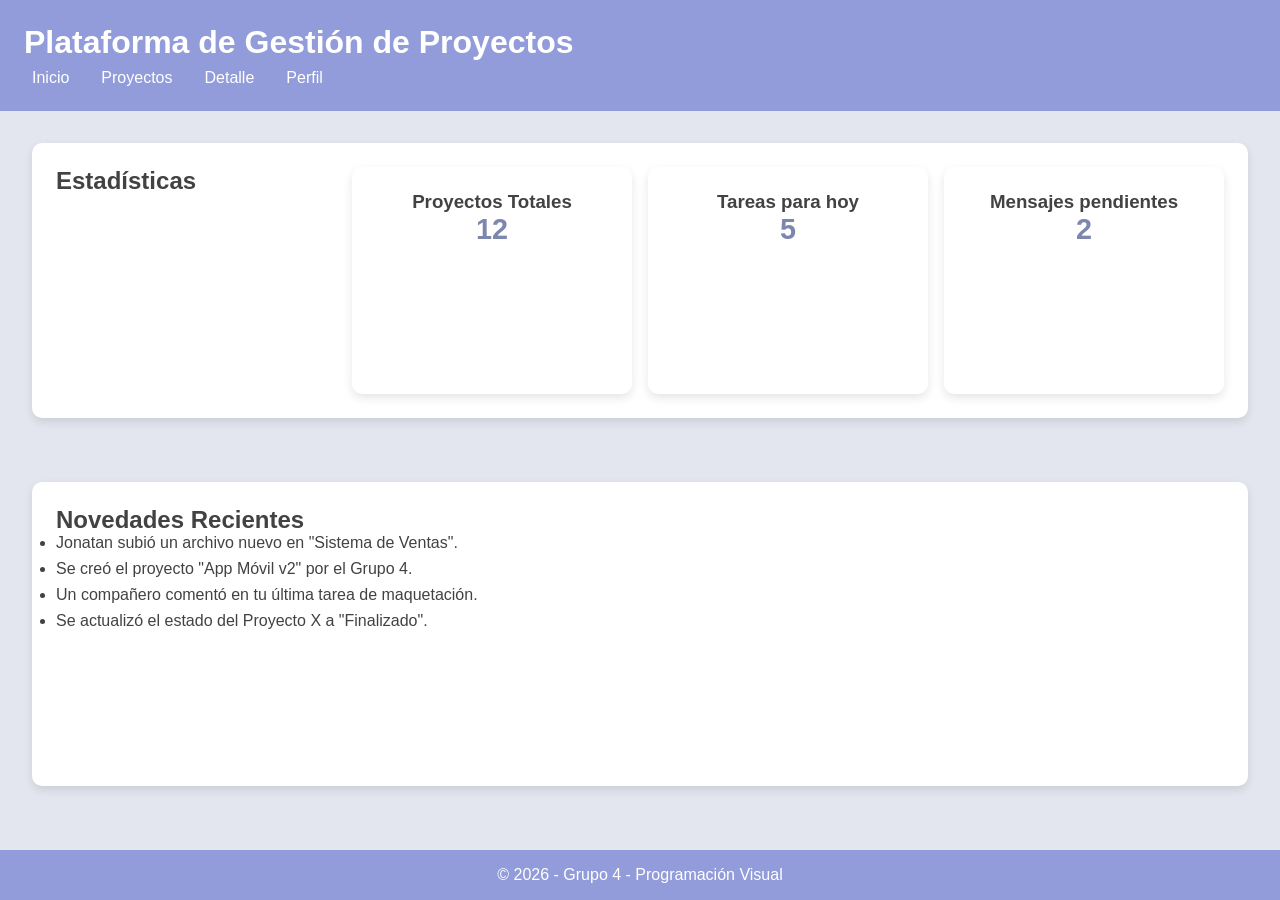
<file: index.html>
<!DOCTYPE html>
<html lang="es">
<head>
    <meta charset="UTF-8">
    <title>Dashboard - Gestión de Proyectos</title>
    <link rel="stylesheet" href="../css/style.css">
</head>
<body>

    <header>
        <h1>Plataforma de Gestión de Proyectos</h1>
        <nav>
            <ul>
                <li><a href="index.html">Inicio</a></li>
                <li><a href="proyectos.html">Proyectos</a></li>
                <li><a href="detalle.html">Detalle</a></li>
                <li><a href="perfil.html">Perfil</a></li>
            </ul>
        </nav>
    </header>

    <main>
        <section id="estadisticas">
            <h2>Estadísticas</h2>
            <article>
                <h3>Proyectos Totales</h3>
                <p>12</p>
            </article>
            <article>
                <h3>Tareas para hoy</h3>
                <p>5</p>
            </article>
            <article>
                <h3>Mensajes pendientes</h3>
                <p>2</p>
            </article>
        </section>

        <section id="novedades">
            <h2>Novedades Recientes</h2>
            <ul>
                <li>Jonatan subió un archivo nuevo en "Sistema de Ventas".</li>
                <li>Se creó el proyecto "App Móvil v2" por el Grupo 4.</li>
                <li>Un compañero comentó en tu última tarea de maquetación.</li>
                <li>Se actualizó el estado del Proyecto X a "Finalizado".</li>
            </ul>
        </section>
    </main>

    <footer>
        <p>&copy; 2026 - Grupo 4 - Programación Visual</p>
    </footer>

</body>
</html>
</file>
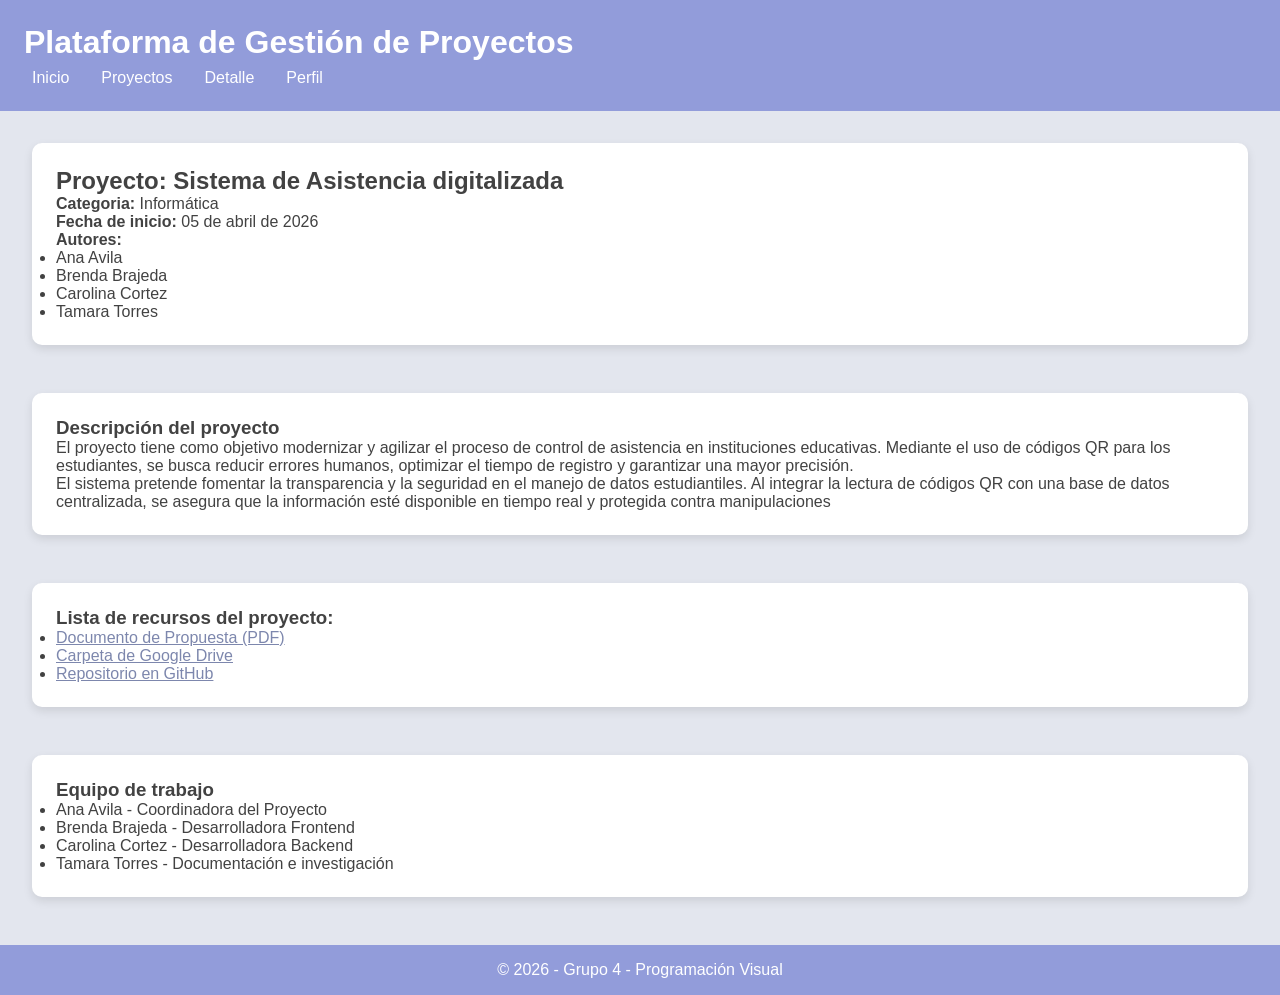
<file: detalle.html>
<!DOCTYPE html>
<html lang="en">
<head>
    <meta charset="UTF-8">
    <meta name="viewport" content="width=device-width, initial-scale=1.0">
    <title>Detalle de producto - GestiónEdu</title>
    <link rel="stylesheet" href="../css/style.css">
</head>
<body>
    
    <header>
        <h1>Plataforma de Gestión de Proyectos</h1>
        <nav>
            <ul>
                <li><a href="index.html">Inicio</a></li>
                <li><a href="proyectos.html">Proyectos</a></li>
                <li><a href="detalle.html">Detalle</a></li>
                <li><a href="perfil.html">Perfil</a></li>
            </ul>
        </nav>
    </header>

    <main>
        <section id="info-proyecto">
            <h2>Proyecto: Sistema de Asistencia digitalizada </h2>
            <p><strong>Categoria:</strong> Informática</p>
            <p><strong>Fecha de inicio:</strong> 05 de abril de 2026</p>
            <p><strong>Autores:</strong>
                <ul>
                    <li>Ana Avila</li>
                    <li>Brenda Brajeda</li>
                    <li>Carolina Cortez</li>
                    <li>Tamara Torres</li>
                </ul>
            </p>
        </section>

        <section id="descripcion-proyecto">
            <h3>Descripción del proyecto</h3>
            <p>El proyecto tiene como objetivo modernizar y agilizar el proceso de control de asistencia en instituciones educativas. Mediante el uso de códigos QR para los estudiantes, se busca reducir errores humanos, optimizar el tiempo de registro y garantizar una mayor precisión.</p>
            <p>El sistema pretende fomentar la transparencia y la seguridad en el manejo de datos estudiantiles. Al integrar la lectura de códigos QR con una base de datos centralizada, se asegura que la información esté disponible en tiempo real y protegida contra manipulaciones</p>
        </section>

        <section id="recursos-proyecto">
            <h3>Lista de recursos del proyecto: </h3>
                <ul>
                    <li><a href="documentos/" target="_blank">Documento de Propuesta (PDF)</a></li>
                    <li><a href="https://drive.google.com/" target="_blank">Carpeta de Google Drive</a></li>
                    <li><a href="https://github.com/" target="_blank">Repositorio en GitHub</a></li>
                </ul>
        </section>

        <section id="roles-equipo">
            <h3>Equipo de trabajo</h3>
            <ul>
                <li>Ana Avila - Coordinadora del Proyecto</li>
                <li>Brenda Brajeda - Desarrolladora Frontend</li>
                <li>Carolina Cortez - Desarrolladora Backend</li>
                <li>Tamara Torres - Documentación e investigación</li>
            </ul>
        </section>
    </main>

    <footer>
        <p>&copy; 2026 - Grupo 4 - Programación Visual</p>
    </footer>

</body>
</html>
</file>
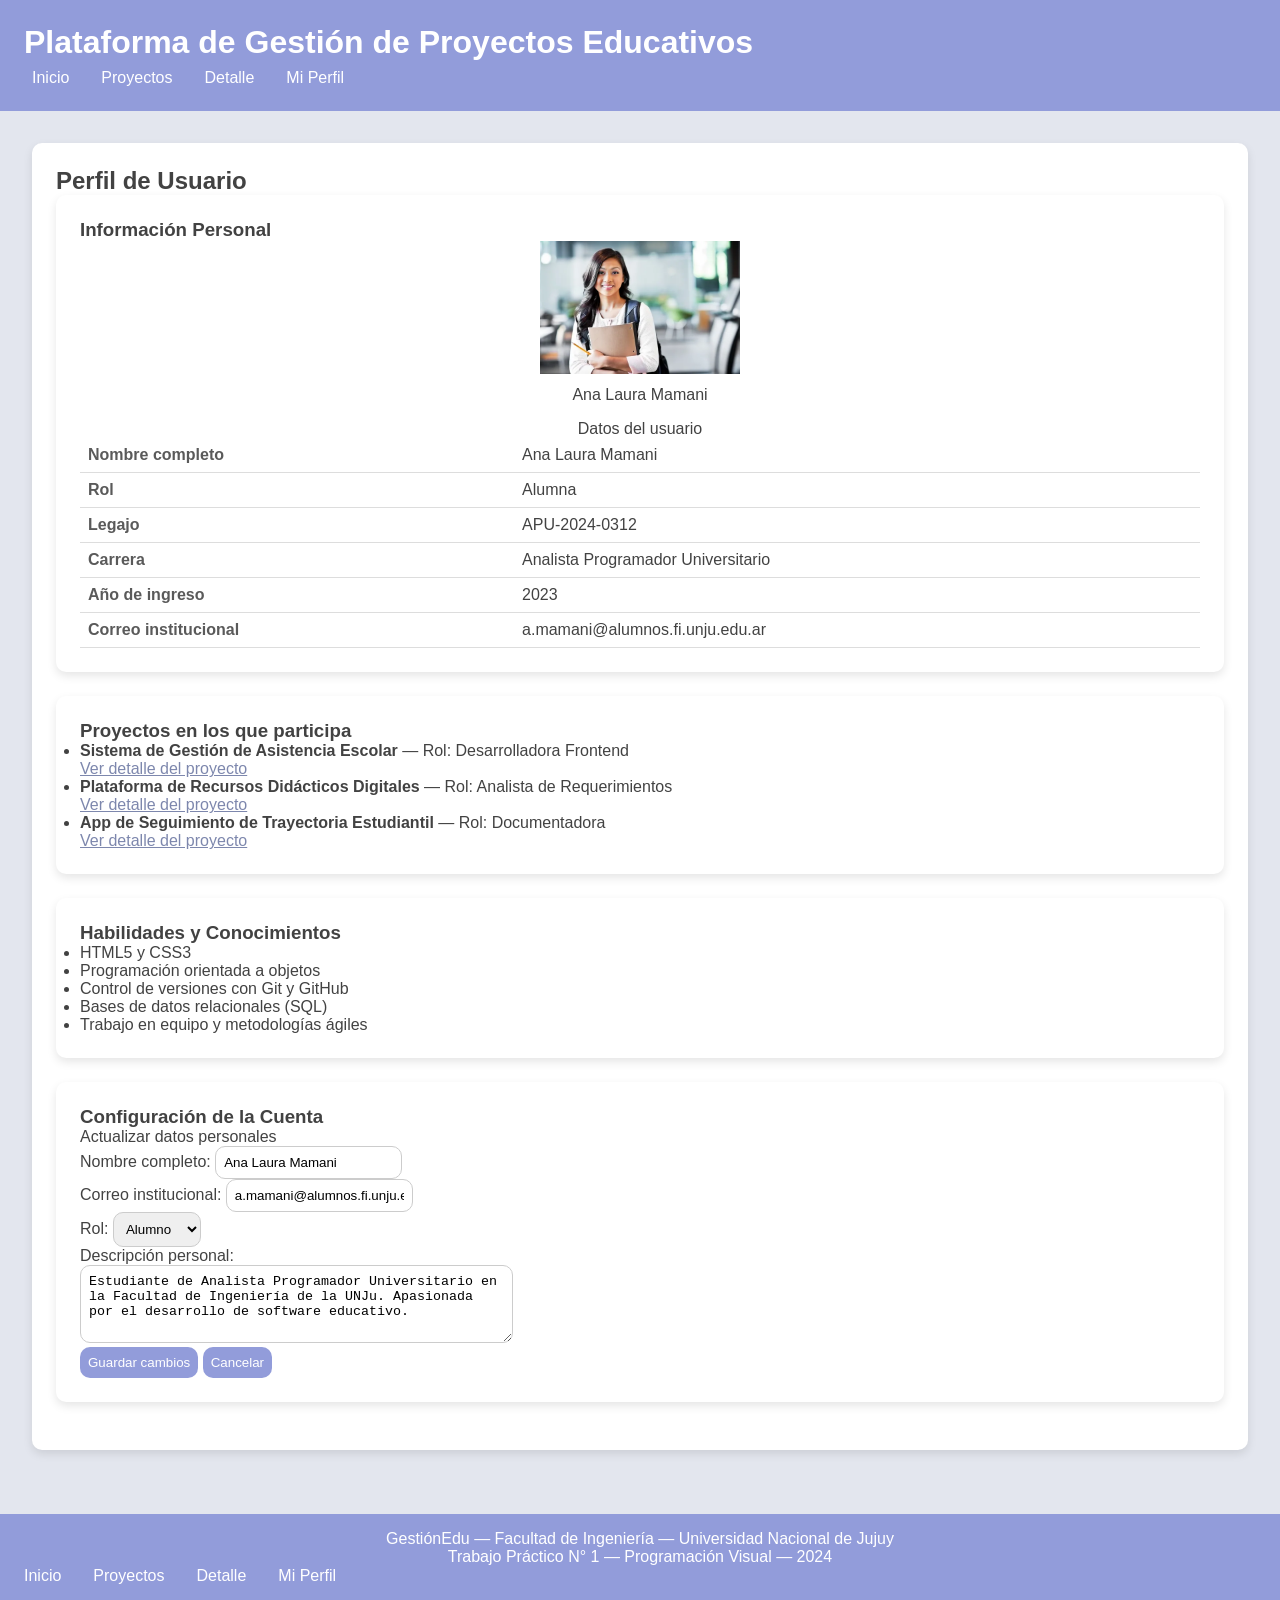
<file: perfil.html>
<!DOCTYPE html>
<html lang="es">
<head>
  <meta charset="UTF-8">
  <meta name="viewport" content="width=device-width, initial-scale=1.0">
  <title>Perfil de Usuario - GestiónEdu</title>
  <link rel="stylesheet" href="../css/style.css">
</head>
<body>

  <header>
    <h1>Plataforma de Gestión de Proyectos Educativos</h1>
    <nav>
      <ul>
        <li><a href="index.html">Inicio</a></li>
        <li><a href="proyectos.html">Proyectos</a></li>
        <li><a href="detalle.html">Detalle</a></li>
        <li><a href="perfil.html">Mi Perfil</a></li>
      </ul>
    </nav>
  </header>

  <main>

    <section id="perfil-usuario">
      <h2>Perfil de Usuario</h2>

      <article id="info-personal">
        <h3>Información Personal</h3>

        <figure>
          <img
            src="img/alumna.jpg"
            alt="Foto de perfil de Ana Laura Mamani"
            width="200"
          >
          <figcaption>Ana Laura Mamani</figcaption>
        </figure>

        <table>
          <caption>Datos del usuario</caption>
          <tbody>
            <tr>
              <th scope="row">Nombre completo</th>
              <td>Ana Laura Mamani</td>
            </tr>
            <tr>
              <th scope="row">Rol</th>
              <td>Alumna</td>
            </tr>
            <tr>
              <th scope="row">Legajo</th>
              <td>APU-2024-0312</td>
            </tr>
            <tr>
              <th scope="row">Carrera</th>
              <td>Analista Programador Universitario</td>
            </tr>
            <tr>
              <th scope="row">Año de ingreso</th>
              <td>2023</td>
            </tr>
            <tr>
              <th scope="row">Correo institucional</th>
              <td>a.mamani@alumnos.fi.unju.edu.ar</td>
            </tr>
          </tbody>
        </table>
      </article>

      <article id="proyectos-participados">
        <h3>Proyectos en los que participa</h3>
        <ul>
          <li>
            <strong>Sistema de Gestión de Asistencia Escolar</strong> — Rol: Desarrolladora Frontend
            <br>
            <a href="detalle.html">Ver detalle del proyecto</a>
          </li>
          <li>
            <strong>Plataforma de Recursos Didácticos Digitales</strong> — Rol: Analista de Requerimientos
            <br>
            <a href="detalle.html">Ver detalle del proyecto</a>
          </li>
          <li>
            <strong>App de Seguimiento de Trayectoria Estudiantil</strong> — Rol: Documentadora
            <br>
            <a href="detalle.html">Ver detalle del proyecto</a>
          </li>
        </ul>
      </article>

      <article id="habilidades">
        <h3>Habilidades y Conocimientos</h3>
        <ul>
          <li>HTML5 y CSS3</li>
          <li>Programación orientada a objetos</li>
          <li>Control de versiones con Git y GitHub</li>
          <li>Bases de datos relacionales (SQL)</li>
          <li>Trabajo en equipo y metodologías ágiles</li>
        </ul>
      </article>

      <section id="configuracion-cuenta">
        <h3>Configuración de la Cuenta</h3>
        <form action="#" method="post">
          <fieldset>
            <legend>Actualizar datos personales</legend>

            <label for="nombre">Nombre completo:</label>
            <input type="text" id="nombre" name="nombre" value="Ana Laura Mamani">
            <br>

            <label for="correo">Correo institucional:</label>
            <input type="email" id="correo" name="correo" value="a.mamani@alumnos.fi.unju.edu.ar">
            <br>

            <label for="rol">Rol:</label>
            <select id="rol" name="rol">
              <option value="alumno" selected>Alumno</option>
              <option value="docente">Docente</option>
            </select>
            <br>

            <label for="descripcion">Descripción personal:</label>
            <br>
            <textarea id="descripcion" name="descripcion" rows="4" cols="50">Estudiante de Analista Programador Universitario en la Facultad de Ingeniería de la UNJu. Apasionada por el desarrollo de software educativo.</textarea>
            <br>

            <button type="submit">Guardar cambios</button>
            <button type="reset">Cancelar</button>
          </fieldset>
        </form>
      </section>

    </section>

  </main>

  <footer>
    <p>GestiónEdu &mdash; Facultad de Ingeniería &mdash; Universidad Nacional de Jujuy</p>
    <p>Trabajo Práctico N&deg; 1 &mdash; Programación Visual &mdash; 2024</p>
    <nav>
      <ul>
        <li><a href="index.html">Inicio</a></li>
        <li><a href="proyectos.html">Proyectos</a></li>
        <li><a href="detalle.html">Detalle</a></li>
        <li><a href="perfil.html">Mi Perfil</a></li>
      </ul>
    </nav>
  </footer>

</body>
</html>
</file>
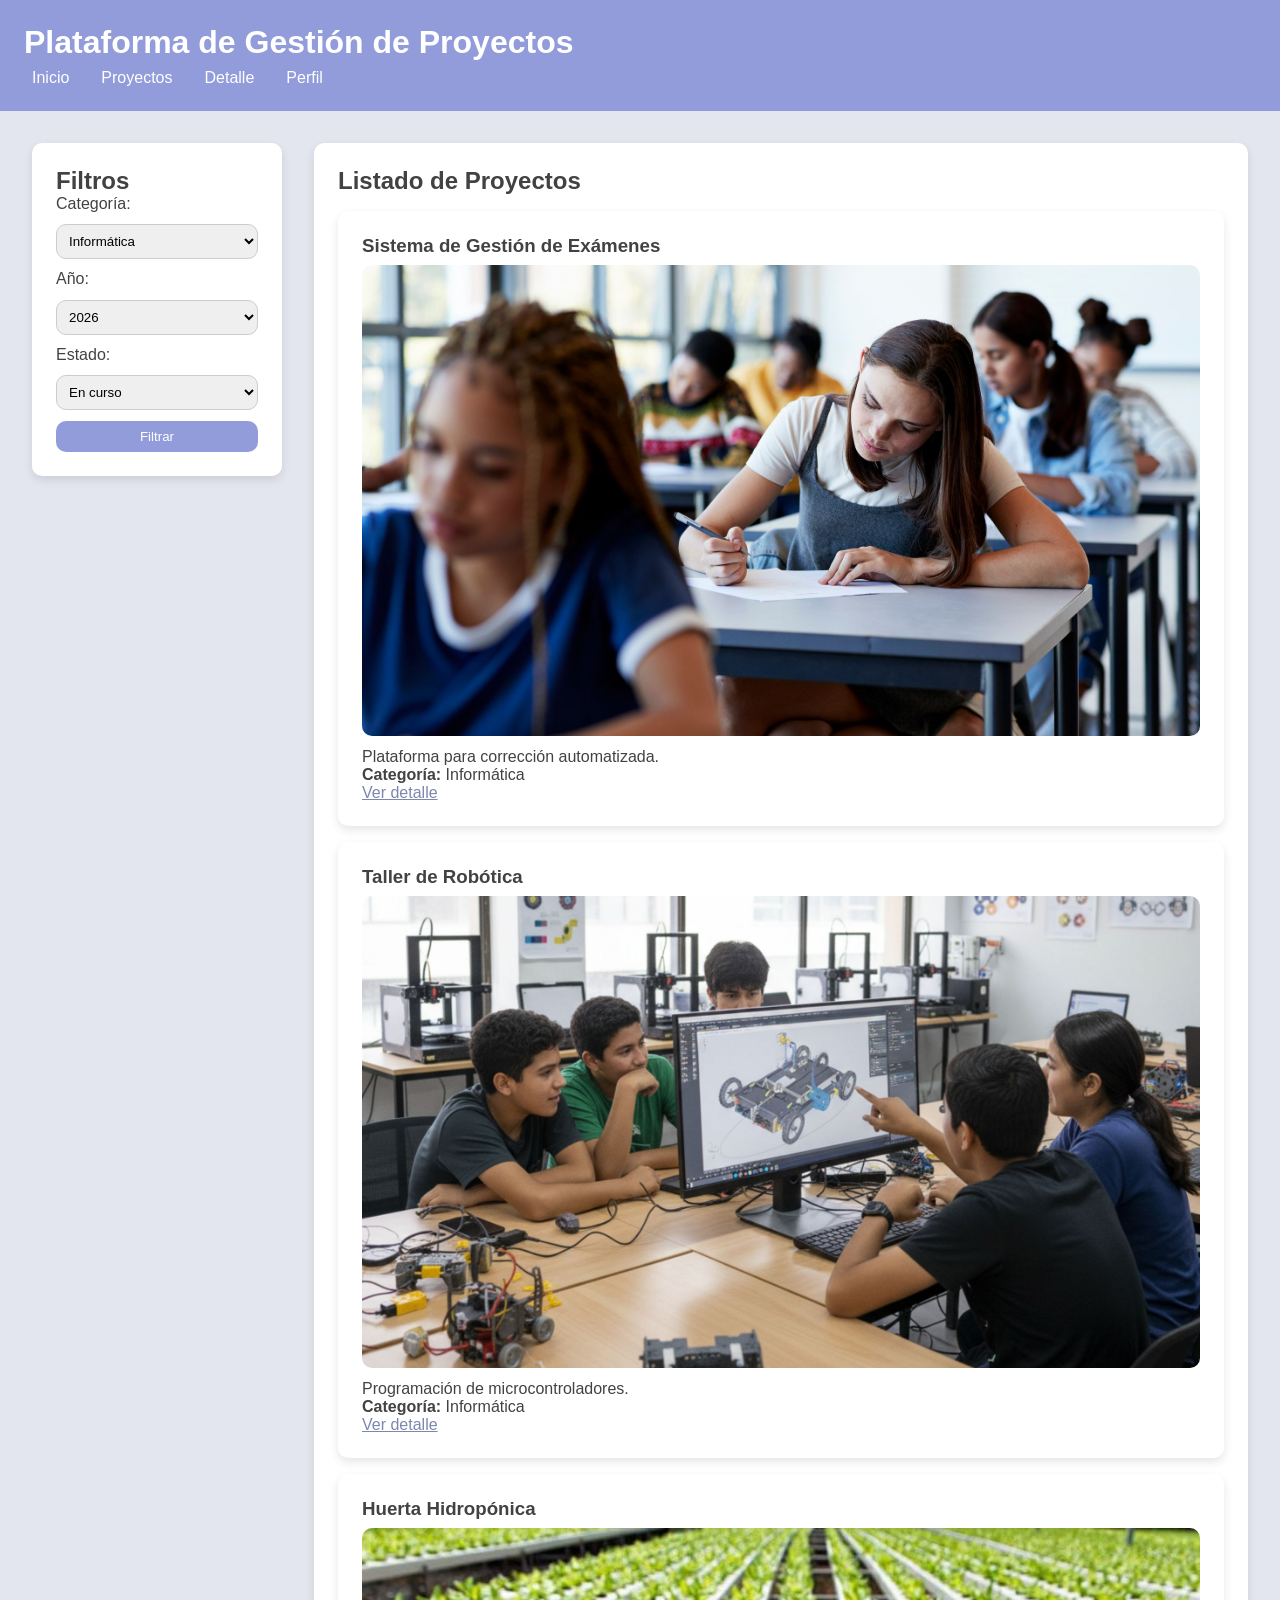
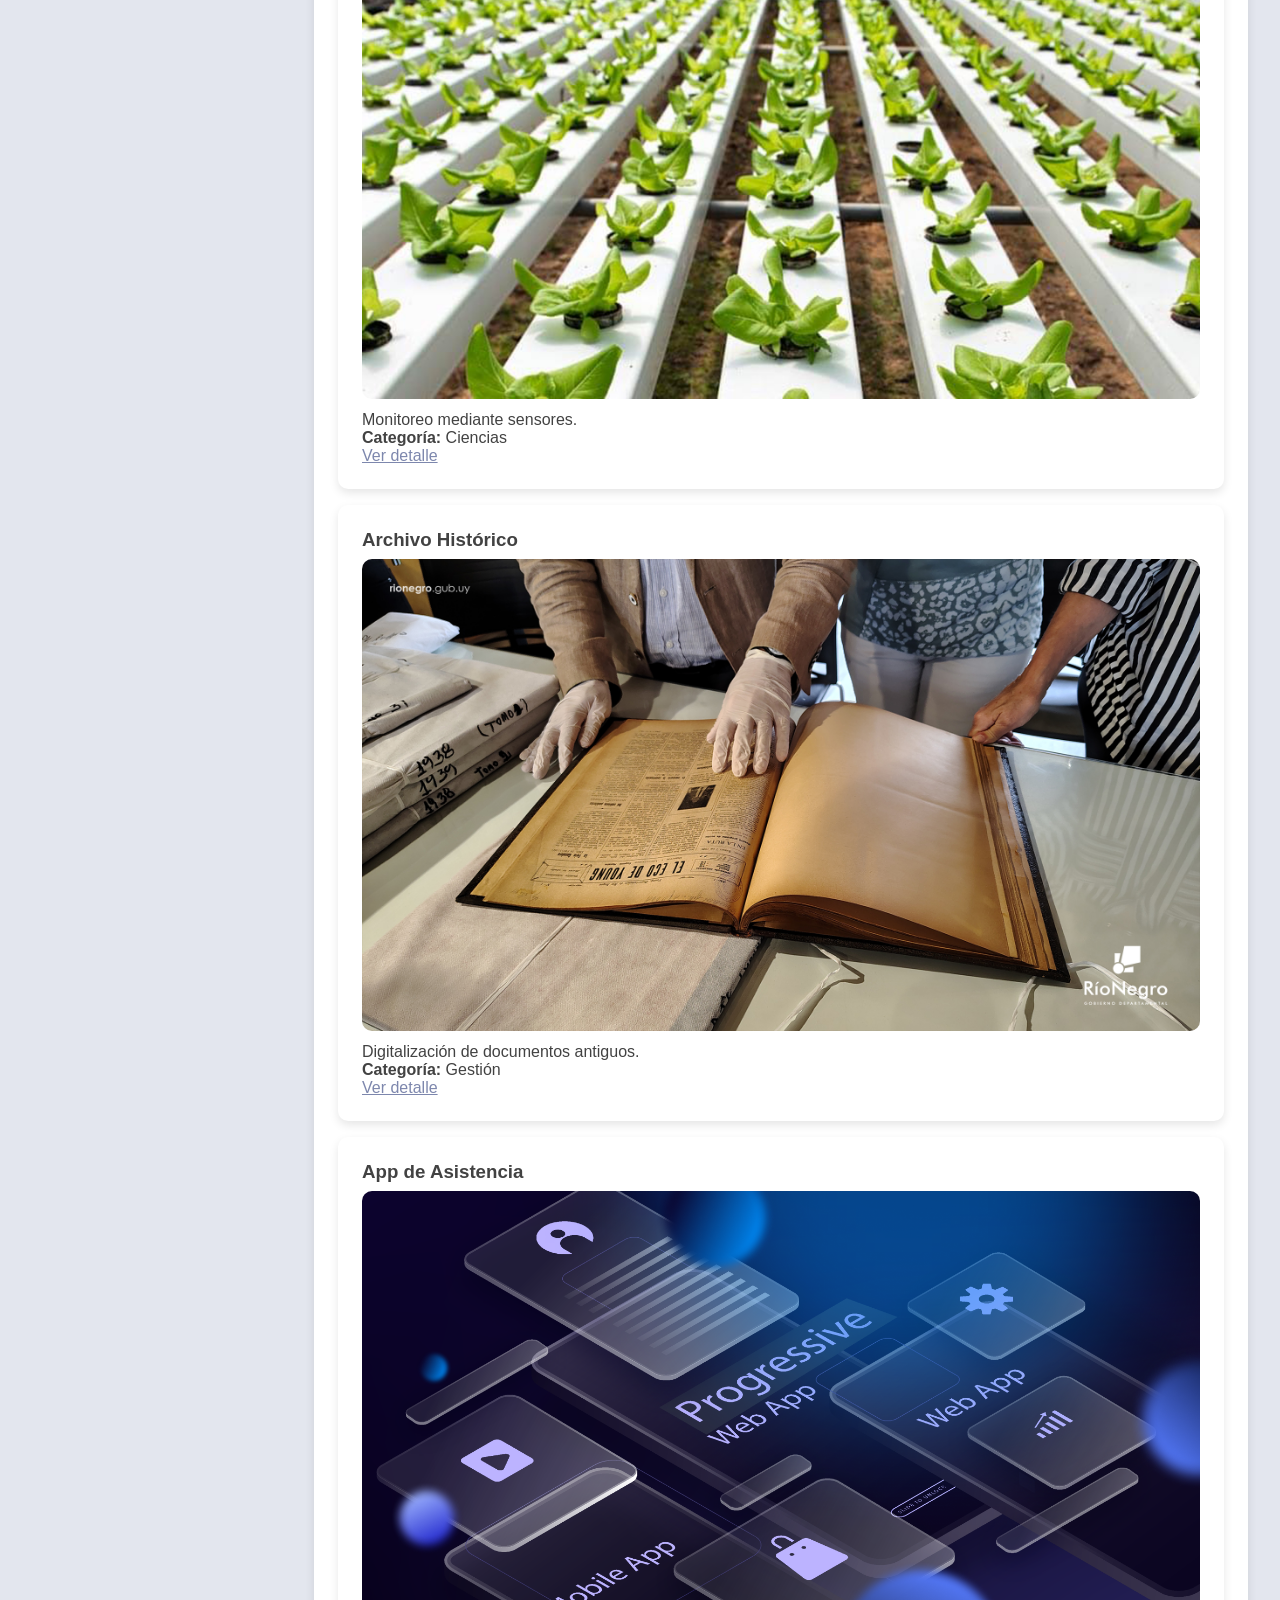
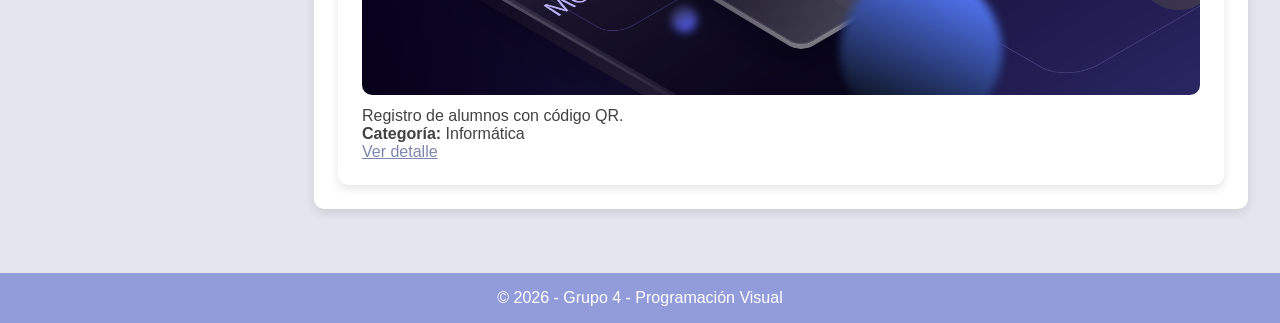
<file: proyectos.html>
<!DOCTYPE html>
<html lang="es">
<head>
    <meta charset="UTF-8">
    <title>Proyectos - Gestión de Proyectos</title>
    <link rel="stylesheet" href="../css/style.css">
</head>
<body class="proyectos">

    <header>
        <h1>Plataforma de Gestión de Proyectos</h1>
        <nav>
            <ul>
                <li><a href="index.html">Inicio</a></li>
                <li><a href="proyectos.html">Proyectos</a></li>
                <li><a href="detalle.html">Detalle</a></li>
                <li><a href="perfil.html">Perfil</a></li>
            </ul>
        </nav>
    </header>

    <main>
        <aside id="filtros">
            <h2>Filtros</h2>
            <form>
                <label for="categoria">Categoría:</label>
                <select id="categoria" name="categoria">
                    <option value="informatica">Informática</option>
                    <option value="ciencias">Ciencias</option>
                    <option value="gestion">Gestión</option>
                </select>

                <label for="anio">Año:</label>
                <select id="anio" name="anio">
                    <option value="2026">2026</option>
                    <option value="2025">2025</option>
                </select>

                <label for="estado">Estado:</label>
                <select id="estado" name="estado">
                    <option value="en_curso">En curso</option>
                    <option value="finalizado">Finalizado</option>
                </select>
                <button type="button">Filtrar</button>
            </form>
        </aside>

        <section id="listado-proyectos">
            <h2>Listado de Proyectos</h2>
            
            <article>
                <h3>Sistema de Gestión de Exámenes</h3>
                <img src="img/gestion-examen.jpg" alt="Examenes">
                <p>Plataforma para corrección automatizada.</p>
                <p><strong>Categoría:</strong> Informática</p>
                <a href="detalle.html">Ver detalle</a>
            </article>

            <article>
                <h3>Taller de Robótica</h3>
                <img src="img/taller-robotica.jpg" alt="Robotica">
                <p>Programación de microcontroladores.</p>
                <p><strong>Categoría:</strong> Informática</p>
                <a href="detalle.html">Ver detalle</a>
            </article>

            <article>
                <h3>Huerta Hidropónica</h3>
                <img src="img/huerta-hidroponica.jpg" alt="Huerta">
                <p>Monitoreo mediante sensores.</p>
                <p><strong>Categoría:</strong> Ciencias</p>
                <a href="detalle.html">Ver detalle</a>
            </article>

            <article>
                <h3>Archivo Histórico</h3>
                <img src="img/archivo-historico.jpg" alt="Archivo">
                <p>Digitalización de documentos antiguos.</p>
                <p><strong>Categoría:</strong> Gestión</p>
                <a href="detalle.html">Ver detalle</a>
            </article>

            <article>
                <h3>App de Asistencia</h3>
                <img src="img/app-asistencia.png" alt="Asistencia">
                <p>Registro de alumnos con código QR.</p>
                <p><strong>Categoría:</strong> Informática</p>
                <a href="detalle.html">Ver detalle</a>
            </article>
        </section>
    </main>

    <footer>
        <p>&copy; 2026 - Grupo 4 - Programación Visual</p>
    </footer>

</body>
</html>
</file>
<file: css/style.css>
:root {
    --bg: #e3e6ee;
    --primary: #929cda;
    --primary-light: #bac2ff;
    --primary-dark: #7d87ad;

    --text-main: #424242;
    --text-secondary: #5a5a5a;

    --radius: 10px;
    --shadow: 0 4px 10px rgba(0,0,0,0.1);

    --font: 'Montserrat', sans-serif;
}

* {
    margin: 0;
    padding: 0;
    box-sizing: border-box;
}

body {
    font-family: var(--font);
    background-color: var(--bg);
    color: var(--text-main);
    display: grid;
    grid-template-rows: auto 1fr auto;
    min-height: 100vh;
}

/* HEADER */
header {
    background-color: var(--primary);
    color: white;
    padding: 1.5rem;
}

header h1 {
    margin-bottom: 0.5rem;
}

/* NAV */
nav ul {
    display: flex;
    gap: 1rem;
    list-style: none;
}

nav a {
    text-decoration: none;
    color: white;
    padding: 0.3rem 0.5rem;
    border-radius: var(--radius);
    transition: 0.3s;
}

nav a:hover {
    background-color: var(--primary-light);
}
/* FIN NAV */

main {
    display: grid;
    gap: 2rem;
    padding: 2rem;
}

body.proyectos main {
    display: grid;
    grid-template-columns: 250px 1fr;
    gap: 2rem;
}

section {
    margin-bottom: 2rem;
}

article, aside, section {
    background-color: white;
    padding: 1.5rem;
    border-radius: var(--radius);
    box-shadow: var(--shadow);
}

/* INDEX */
#estadisticas {
    grid-column: span 2;
    display: grid;
    grid-template-columns: repeat(auto-fit, minmax(200px, 1fr));
    gap: 1rem;
}

#estadisticas article {
    text-align: center;
}

#estadisticas p {
    font-size: 1.8rem;
    font-weight: bold;
    color: var(--primary-dark);
}

#novedades {
    grid-column: span 2;
}

#novedades ul li {
    margin-bottom: 0.5rem;
}

/* FILTROS */
#filtros {
    height: fit-content;
}

form {
    display: flex;
    flex-direction: column;
    gap: 0.7rem;
}

/* INPUTS */
input, select, textarea {
    padding: 0.5rem;
    border-radius: var(--radius);
    border: 1px solid #ccc;
}

input:focus, select:focus, textarea:focus {
    outline: none;
    border-color: var(--primary);
}

/* BOTONES */
button {
    background-color: var(--primary);
    color: white;
    border: none;
    padding: 0.5rem;
    border-radius: var(--radius);
    cursor: pointer;
}

button:hover {
    background-color: var(--primary-dark);
}

/* PROYECTOS */
#listado-proyectos {
    display: grid;
    grid-template-columns: repeat(1, 2fr);
    gap: 1rem;
}

#listado-proyectos article {
    transition: 0.2s;
}

#listado-proyectos article:hover {
    transform: translateY(-3px);
}

#listado-proyectos img {
    width: 100%;
    border-radius: var(--radius);
    margin: 0.5rem 0;
}

/* LINKS */
a {
    color: var(--primary-dark);
}

a:hover {
    opacity: 0.7;
}

/* DETALLE PROYECTO */
#info-proyecto,
#descripcion-proyecto,
#recursos-proyecto,
#roles-equipo {
    margin-bottom: 1rem;
}

/* PERFIL */
figure {
    text-align: center;
}

figure img {
    margin-bottom: 0.5rem;
}

#perfil-usuario > article,
#perfil-usuario > section {
    margin-bottom: 1.5rem;
}

fieldset {
    border: none;
    padding: 0;
}

table {
    width: 100%;
    border-collapse: collapse;
    margin-top: 1rem;
}

th, td {
    padding: 0.5rem;
    border-bottom: 1px solid #ddd;
}

th {
    text-align: left;
    color: var(--text-secondary);
}

/* FOOTER */
footer {
    background-color: var(--primary);
    color: white;
    text-align: center;
    padding: 1rem;
}
</file>
